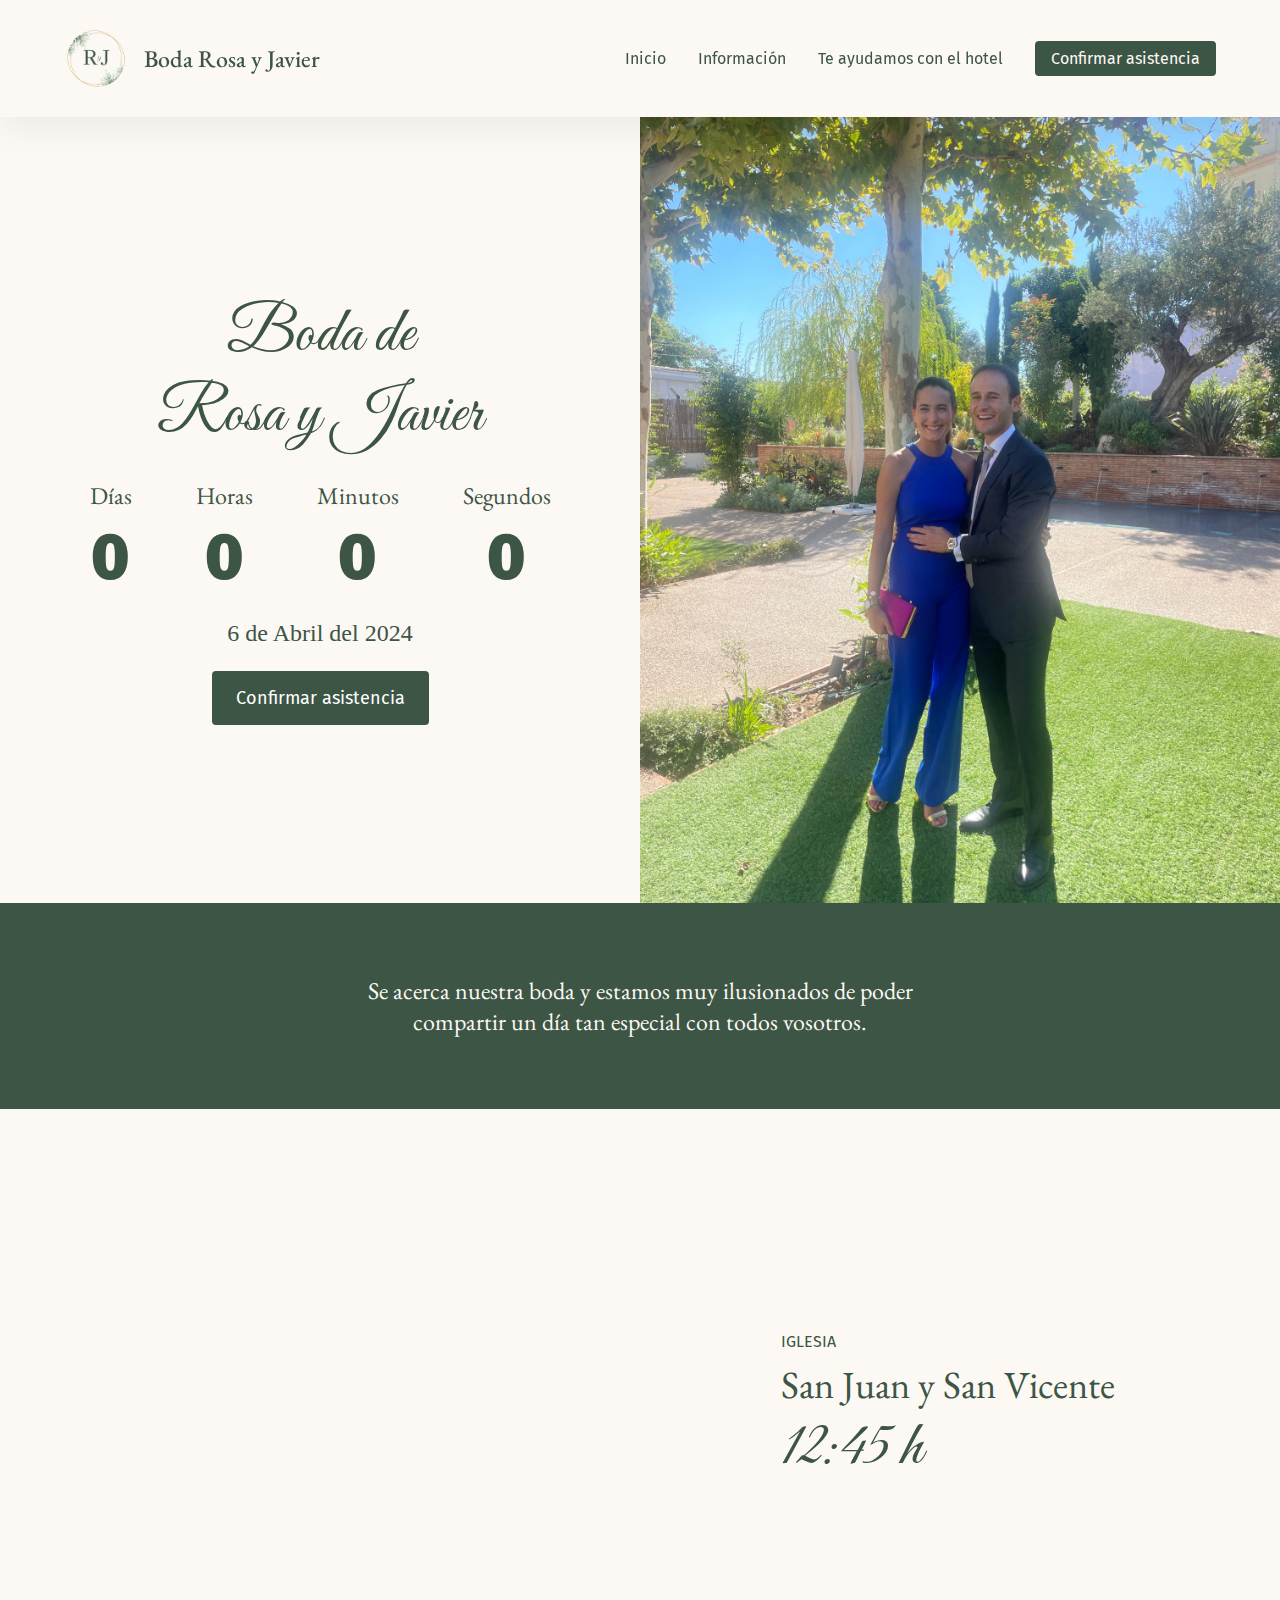
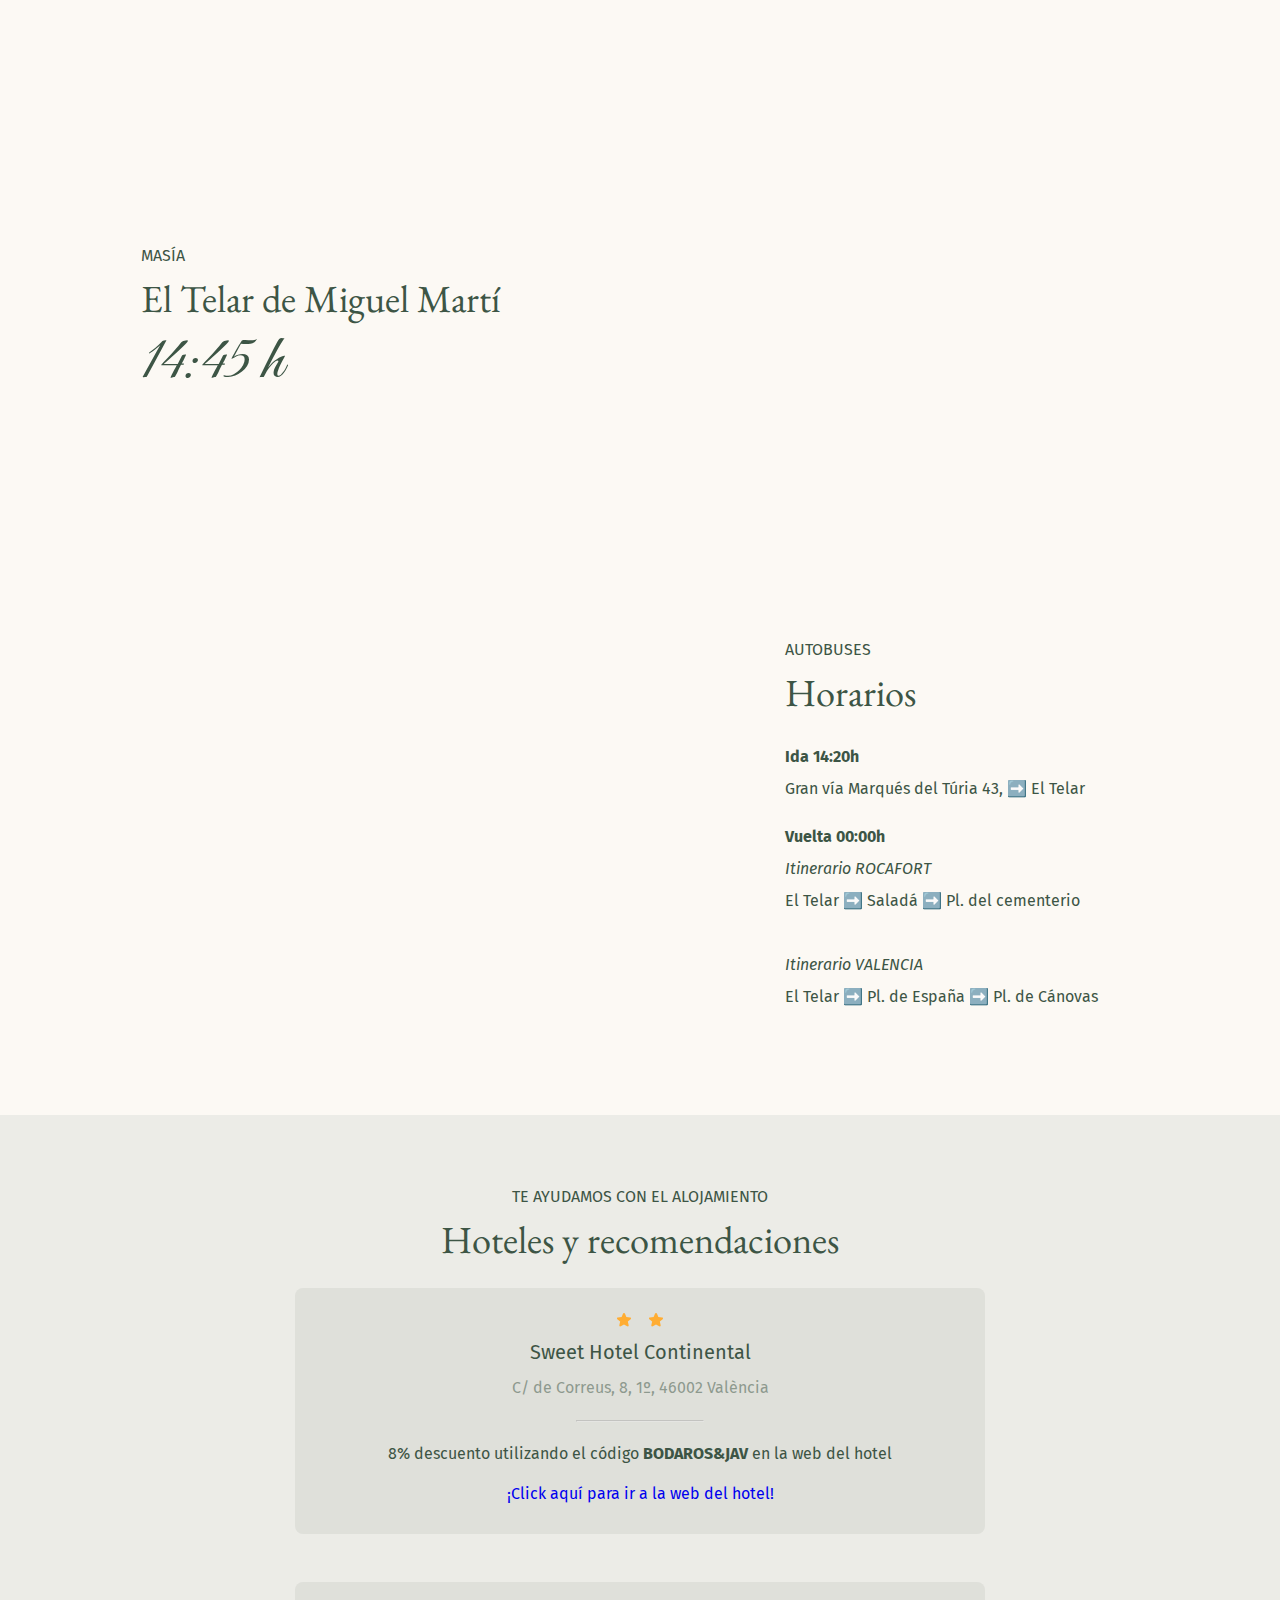
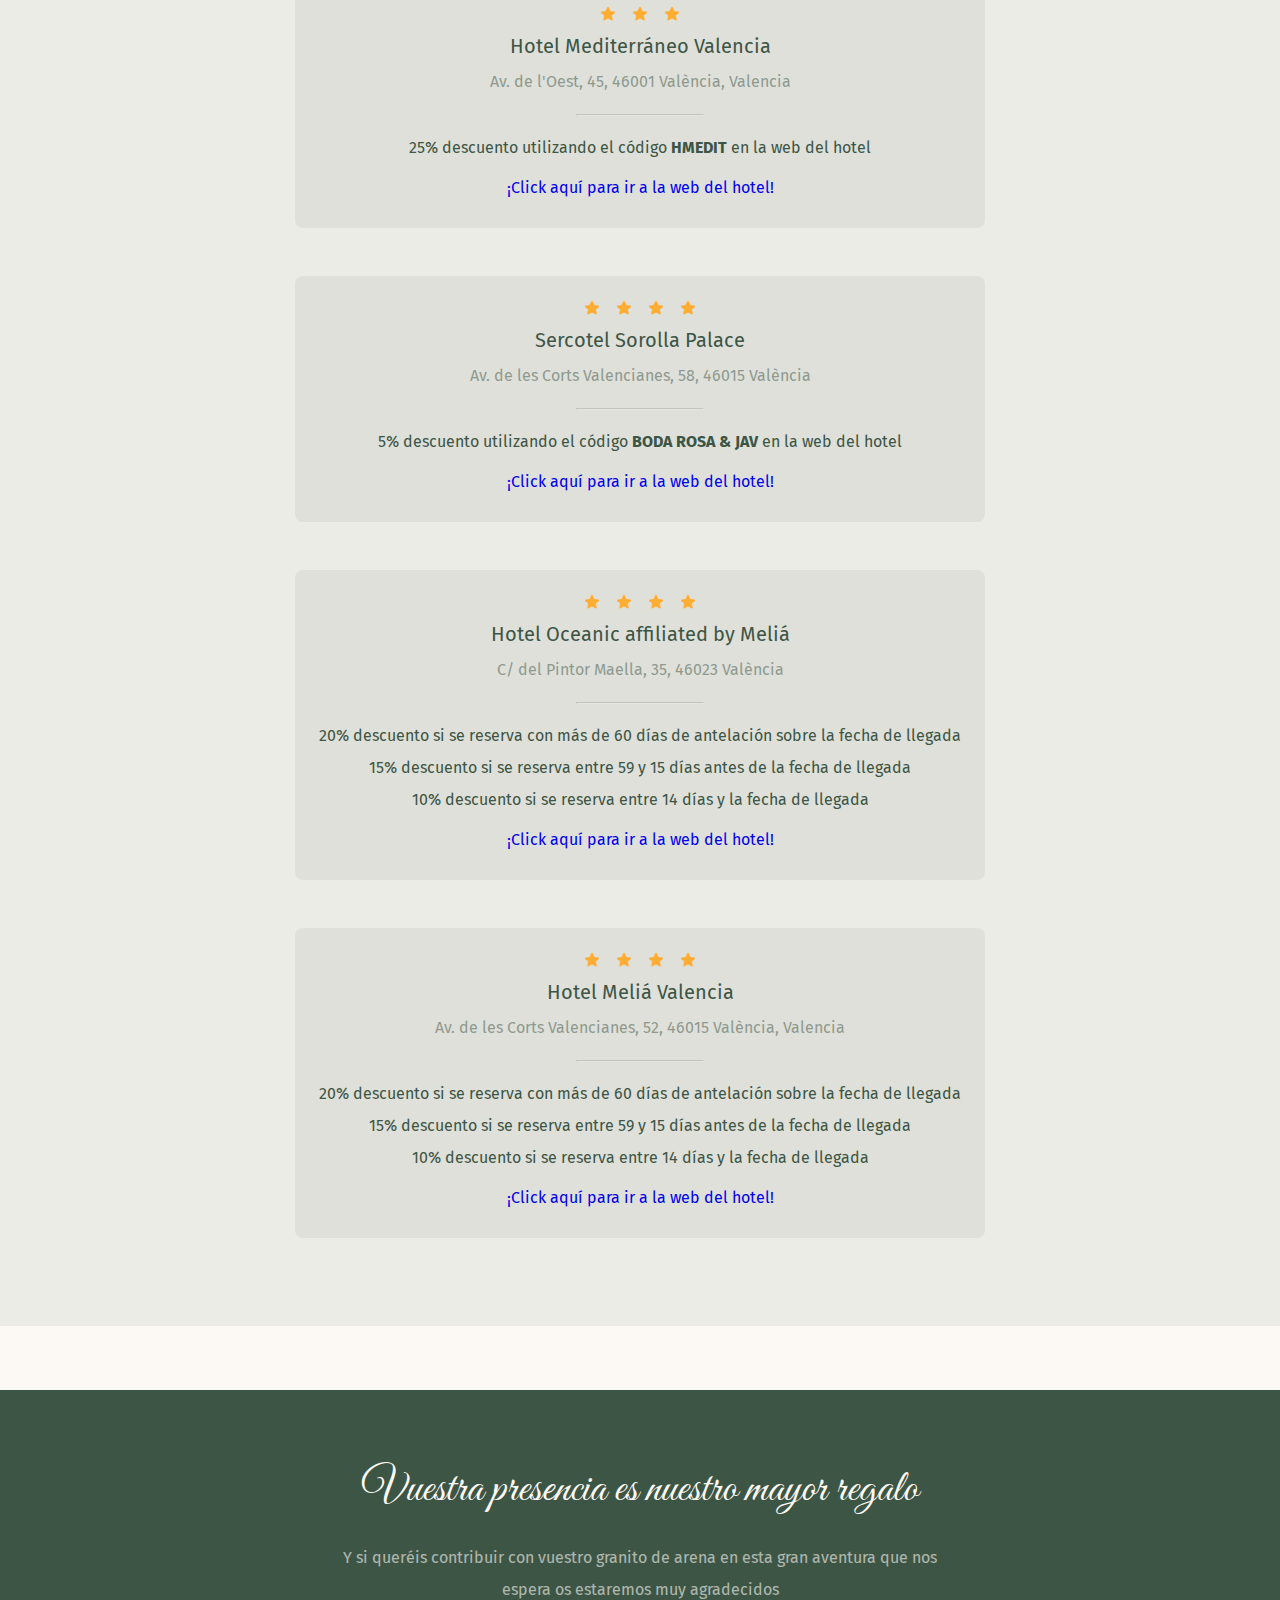
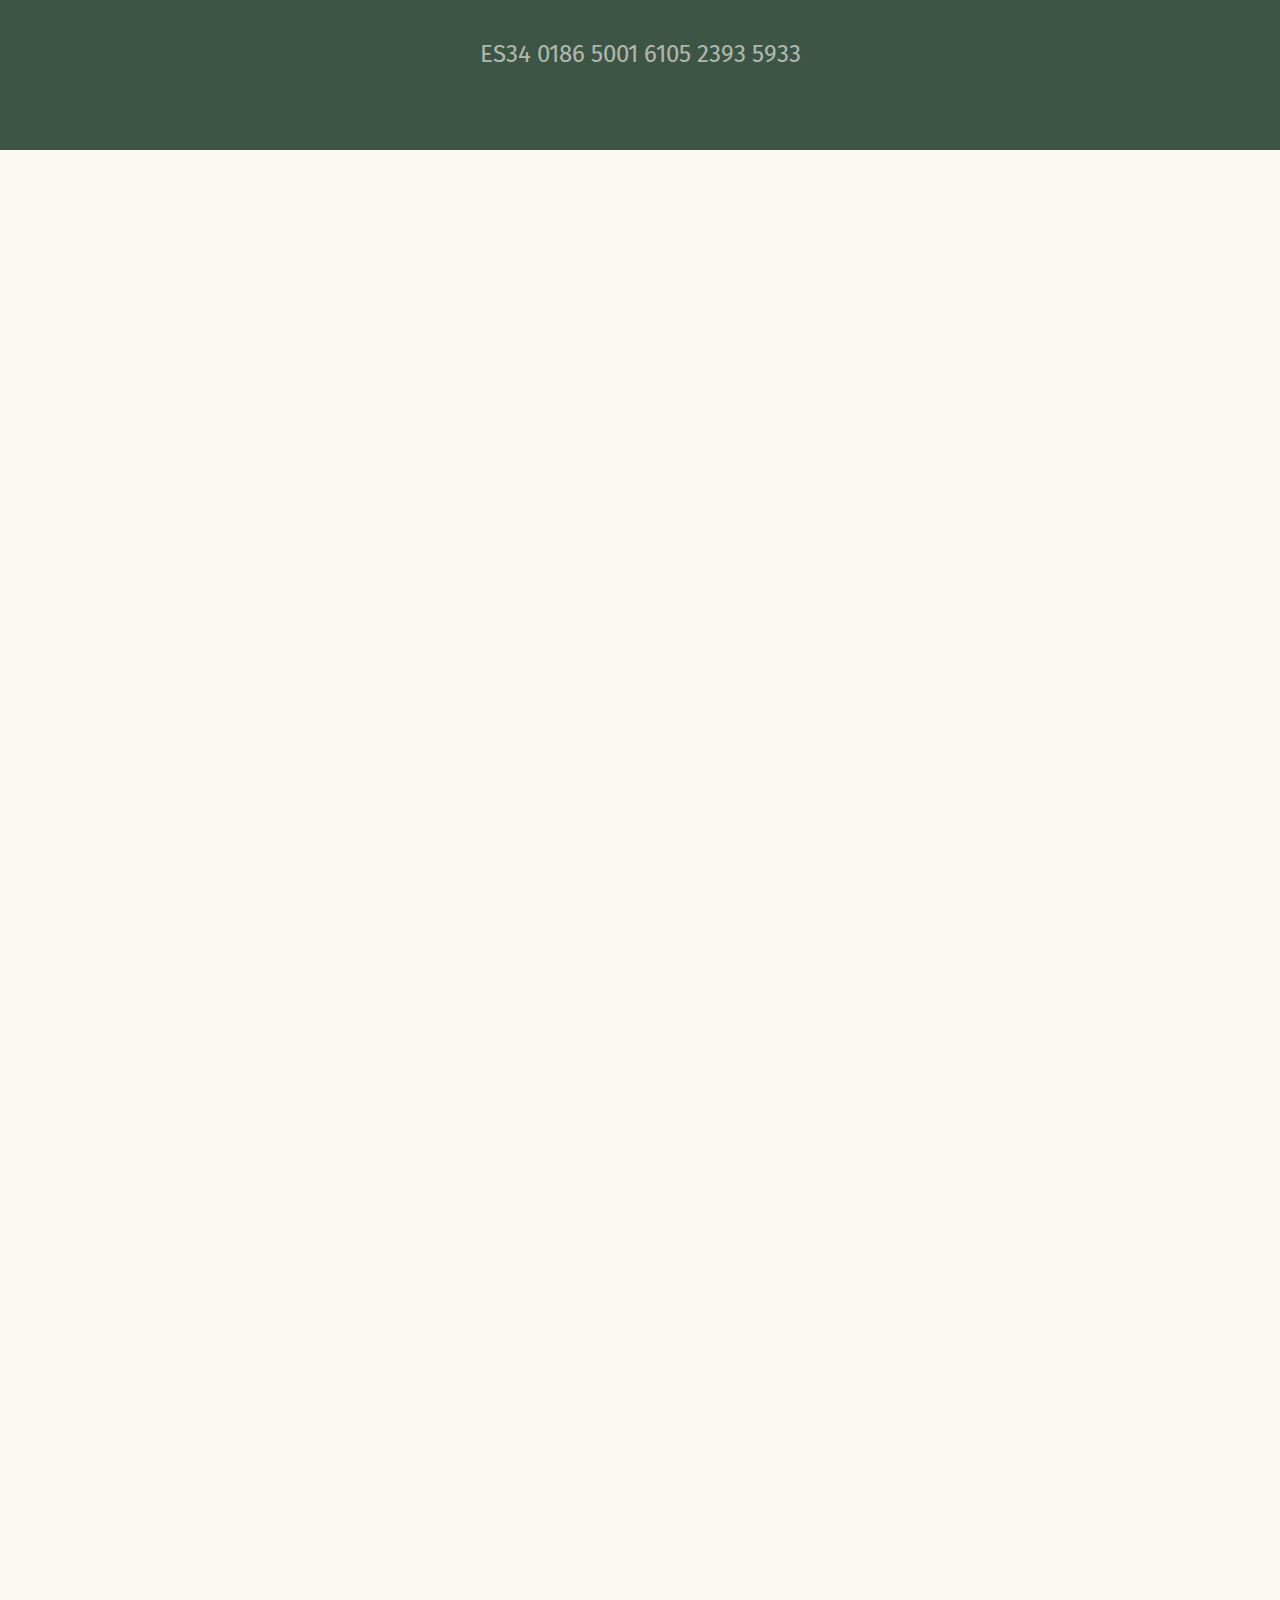
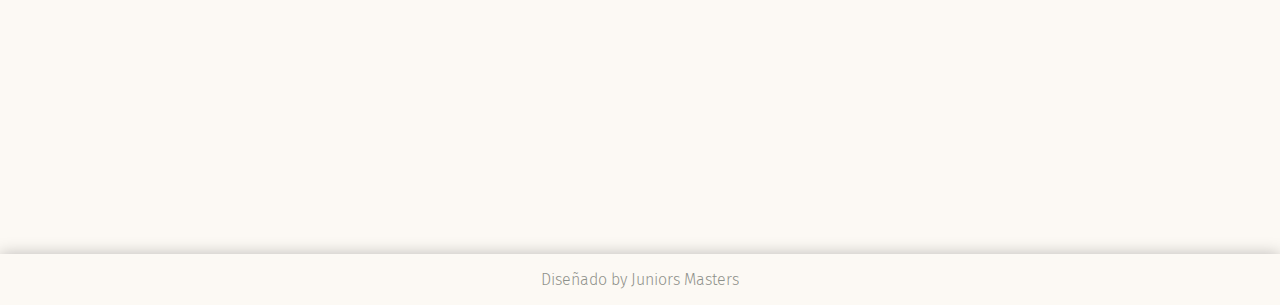
<file: index.html>
<!DOCTYPE html>
<html lang="en">
    <head>
        <meta charset="UTF-8" />
        <meta http-equiv="X-UA-Compatible" content="IE=edge" />
        <meta name="viewport" content="width=device-width, initial-scale=1.0" />

        <meta property="og:image" content="src/images/og-image.jpg" />
        <meta property="og:type" content="website" />
        <meta property="og:url" content="https://bodarosayJavier.com/" />
        <meta property="og:site_name" content="Boda de Rosa y Javier" />
        <meta property="og:title" content="Boda de Rosa y Javier 🫶🏽" />
        <meta property="og:description" content="¡Gracias por acompañarnos en este gran día!" />

        <!--  favicon -->
        <link rel="apple-touch-icon" sizes="180x180" href="/src/icons/apple-touch-icon.png">
        <link rel="icon" type="image/png" sizes="32x32" href="/src/icons/favicon-32x32.png">
        <link rel="icon" type="image/png" sizes="16x16" href="/src/icons/favicon-16x16.png">
        <link rel="manifest" href="/src/icons/site.webmanifest">
        <link rel="mask-icon" href="/src/icons/safari-pinned-tab.svg" color="#5bbad5">
        <meta name="msapplication-TileColor" content="#da532c">
        <meta name="theme-color" content="#ffffff">


        <link rel="stylesheet" href="/css/main.min.css" />
        <!-- Fuentes -->
        <link rel="preconnect" href="https://fonts.googleapis.com" />
        <link rel="preconnect" href="https://fonts.gstatic.com" crossorigin />
        <link
            href="https://fonts.googleapis.com/css2?family=Abhaya+Libre:wght@700&family=EB+Garamond:wght@400;500;700&family=Fira+Sans:wght@400;500;900&family=Petit+Formal+Script&display=swap"
            rel="stylesheet"
        />
        <link href="https://fonts.googleapis.com/css2?family=Great+Vibes&family=Parisienne&family=Pinyon+Script&display=swap" rel="stylesheet">

        <script src="https://code.jquery.com/jquery-1.9.1.min.js"></script>
        <script src="/js/main.min.js"></script>
        <title>Boda Rosa y Javier</title>
    </head>
    <body>
        <header class="o-mainHeader">
            <a class="m-headerLogo__container" href="#inicio">
                <div class="m-headerLogoContainer__img">
                    <img src="/src/images/logo-color.png" alt="" />
                </div>
                <div class="m-headerLogoContainer__name">Boda Rosa y Javier</div>
            </a>

            <div class="m-headerButton js-headerButton" aria-expanded="false">
                <span class="a-headerButton__line"></span>
                <span class="a-headerButton__line"></span>
                <span class="a-headerButton__line"></span>
            </div>

            <nav class="m-headerNav js-headerNav" data-visible="false">
                <ul class="m-headerLink__container">
                    <li class="m-headerLink__item">
                        <a href="#inicio">
                            <span class="a-headerLink__text">Inicio</span>
                        </a>
                    </li>
                    <li class="m-headerLink__item">
                        <a href="#informacion">
                            <span class="a-headerLink__text">Información</span>
                        </a>
                    </li>
                    <li class="m-headerLink__item">
                        <a href="#teAyudamos">
                            <span class="a-headerLink__text">
                                Te ayudamos con el hotel
                            </span>
                        </a>
                    </li>
                    <li class="m-headerLink__item">
                        <a href="#confirmarAsistencia">
                            <span class="a-headerLink__text">
                                Confirmar asistencia
                            </span>
                        </a>
                    </li>
                </ul>
            </nav>
        </header>

        <main>
            <div class="o-heroSection" id="inicio">
                <div class="m-heroSection__info">
                    <h1 class="a-heroTitle">
                        Boda de
                        <br />
                        Rosa y Javier
                    </h1>
                    <div class="m-countDown">
                        <ul class="m-countDown__list">
                            <li class="m-countDown__item">
                                <span class="a-countDown__label">Días</span>
                                <span
                                    class="a-countDown__number"
                                    id="days"
                                ></span>
                            </li>
                            <li class="m-countDown__item">
                                <span class="a-countDown__label">Horas</span>
                                <span
                                    class="a-countDown__number"
                                    id="hours"
                                ></span>
                            </li>
                            <li class="m-countDown__item">
                                <span class="a-countDown__label">Minutos</span>
                                <span
                                    class="a-countDown__number"
                                    id="minutes"
                                ></span>
                            </li>
                            <li class="m-countDown__item">
                                <span class="a-countDown__label">Segundos</span>
                                <span
                                    class="a-countDown__number"
                                    id="seconds"
                                ></span>
                            </li>
                        </ul>
                    </div>
                    <h2 class="a-heroSubTitle">
                        6 de Abril del 2024
                    </h2>
                    <a href="#confirmarAsistencia" class="a-button -primary">Confirmar asistencia</a>
                </div>
                <div class="m-heroSection__image">
                    <img src="/src/images/hero-section.jpg" alt="" />
                </div>
            </div>

            <div class="o-sectionContainer">
                <div class="o-welcomeSection">
                    <span>
                        Se acerca nuestra boda y estamos muy ilusionados de
                        poder compartir un día tan especial con todos vosotros.
                    </span>
                </div>

                <div class="o-infoSection" id="informacion">
                    <div class="m-infoSection__layout">
                        <div class="m-infoSection__image">
                            <iframe src="https://www.google.com/maps/embed?pb=!1m18!1m12!1m3!1d3080.0132545561437!2d-0.3731020240355431!3d39.46902927160776!2m3!1f0!2f0!3f0!3m2!1i1024!2i768!4f13.1!3m3!1m2!1s0xd6048b426c7bdf7%3A0xb4c2987071011991!2sSan%20Juan%20y%20San%20Vicente!5e0!3m2!1ses!2ses!4v1692558247012!5m2!1ses!2ses" width="600" height="450" style="border:0;" allowfullscreen="" loading="lazy" referrerpolicy="no-referrer-when-downgrade"></iframe>
                        </div>
                        <div class="m-infoSection__content">
                            <div class="m-infoSectionContent__header">
                                <span class="a-infoHeader__subtitle">
                                    Iglesia
                                </span>
                                <h2 class="a-infoHeader__title">
                                    San Juan y San Vicente
                                </h2>
                                <h2 class="a-infoHeader__hour">
                                    12:45 h
                                </h2>
                            </div>
                        </div>
                    </div>

                    <div class="m-infoSection__layout">
                        <div class="m-infoSection__image">
                            <iframe src="https://www.google.com/maps/embed?pb=!1m18!1m12!1m3!1d3078.7781830343247!2d-0.41430232403419953!3d39.49692307160224!2m3!1f0!2f0!3f0!3m2!1i1024!2i768!4f13.1!3m3!1m2!1s0xd60455086c8e975%3A0x8f26c9241fdae84b!2sEl%20Telar%20de%20Miguel%20Mart%C3%AD!5e0!3m2!1ses!2ses!4v1692558583098!5m2!1ses!2ses" width="600" height="450" style="border:0;" allowfullscreen="" loading="lazy" referrerpolicy="no-referrer-when-downgrade"></iframe>
                        </div>
                        <div class="m-infoSection__content">
                            <div class="m-infoSectionContent__header">
                                <span class="a-infoHeader__subtitle">
                                    Masía
                                </span>
                                <h2 class="a-infoHeader__title">
                                    El Telar de Miguel Martí
                                </h2>
                                <h2 class="a-infoHeader__hour">
                                    14:45 h
                                </h2>
                            </div>

                        </div>
                    </div>

                    <div class="m-infoSection__layout">
                        <div class="m-infoSection__image">
                            <iframe id="vueltaRoca" src="https://www.google.com/maps/embed?pb=!1m28!1m12!1m3!1d49245.00322237043!2d-0.4635405447710032!3d39.51871677881914!2m3!1f0!2f0!3f0!3m2!1i1024!2i768!4f13.1!4m13!3e0!4m5!1s0xd60455086c8e975%3A0x8f26c9241fdae84b!2sEl%20Telar%20de%20Miguel%20Mart%C3%AD%2C%20Plaza%20del%20Can%C3%B3nigo%2C%20n%C2%BA3%2C%2046035%20Valencia!3m2!1d39.4969231!2d-0.41172739999999997!4m5!1s0xd6044f65f4dbb3b%3A0x921270ee8670577a!2sPl.%20del%20Cementerio%2C%2046111%20Rocafort%2C%20Valencia!3m2!1d39.5409678!2d-0.4144585!5e0!3m2!1ses!2ses!4v1692560589110!5m2!1ses!2ses" width=298" height="450" style="border:0;" allowfullscreen="" loading="lazy" referrerpolicy="no-referrer-when-downgrade"></iframe>
                            <iframe src="https://www.google.com/maps/embed?pb=!1m34!1m12!1m3!1d24635.47999443291!2d-0.4095990901630685!3d39.48209108270196!2m3!1f0!2f0!3f0!3m2!1i1024!2i768!4f13.1!4m19!3e0!4m5!1s0xd60455086c8e975%3A0x8f26c9241fdae84b!2sEl%20Telar%20de%20Miguel%20Mart%C3%AD%2C%20Plaza%20del%20Can%C3%B3nigo%2C%20n%C2%BA3%2C%2046035%20Valencia!3m2!1d39.4969231!2d-0.41172739999999997!4m5!1s0xd604f49ce56d82f%3A0x3965fbe6c6a53962!2sPlaca%20de%20Espanya%2C%20Valencia!3m2!1d39.465575699999995!2d-0.38146389999999997!4m5!1s0xd6048b77b5daf95%3A0x3b072208b08f9113!2sPlaza%20de%20C%C3%A1novas%20del%20Castillo%2C%20Valencia!3m2!1d39.4684238!2d-0.3654901!5e0!3m2!1ses!2ses!4v1692562259272!5m2!1ses!2ses" width="298" height="450" style="border:0;" allowfullscreen="" loading="lazy" referrerpolicy="no-referrer-when-downgrade"></iframe>
                        </div>
                        <div class="m-infoSection__content">
                            <div class="m-infoSectionContent__header">
                                <span class="a-infoHeader__subtitle">
                                    Autobuses
                                </span>
                                <h2 class="a-infoHeader__title">
                                    Horarios
                                </h2>
                            </div>
                            <div class="m-infoSectionContent__text">
                                <p>
                                    <strong>Ida 14:20h</strong>
                                    <br>
                                    Gran vía Marqués del Túria 43, ➡️ El Telar 
                                </p>
                    
                                <p>
                                    <strong>Vuelta 00:00h</strong>
                                    <br>
                                    <i>Itinerario ROCAFORT</i>
                                    <br>

                                    El Telar ➡️ Saladá ➡️ Pl. del cementerio
                                    <br>
                                    <br>
                                    

                                    <i>Itinerario VALENCIA</i>
                                    <br>

                                    El Telar ➡️ Pl. de España ➡️ Pl. de Cánovas
                                </p>
                            </div>
                        </div>
                    </div>
                </div>

                <div class="o-hotelSection" id="teAyudamos">
                    <div class="m-infoSectionContent__header">
                        <span class="a-infoHeader__subtitle">
                            te ayudamos con el alojamiento
                        </span>
                        <h2 class="a-infoHeader__title">
                            Hoteles y recomendaciones
                        </h2>
                    </div>
                    <div class="m-infoSectionContent__text">

                        <ul class="m-hotelList">
                            <li class="m-hotelItem">
                                <svg width="48" height="16" viewBox="0 0 48 16" fill="none" xmlns="http://www.w3.org/2000/svg">
                                    <path d="M14.6555 7.14875L11.8367 9.60875L12.6811 13.2712C12.7258 13.4627 12.713 13.6631 12.6445 13.8474C12.5759 14.0316 12.4545 14.1916 12.2955 14.3072C12.1365 14.4229 11.9469 14.4891 11.7505 14.4976C11.5541 14.5061 11.3595 14.4565 11.1911 14.355L7.99673 12.4175L4.80923 14.355C4.64084 14.4565 4.44627 14.5061 4.24984 14.4976C4.05342 14.4891 3.86385 14.4229 3.70485 14.3072C3.54586 14.1916 3.42447 14.0316 3.35589 13.8474C3.2873 13.6631 3.27455 13.4627 3.31923 13.2712L4.16236 9.6125L1.34298 7.14875C1.19386 7.02014 1.08603 6.85036 1.03302 6.66071C0.980001 6.47107 0.984157 6.26999 1.04497 6.08269C1.10577 5.89539 1.22052 5.73022 1.37483 5.60788C1.52914 5.48554 1.71613 5.41149 1.91236 5.395L5.62861 5.07312L7.07923 1.61312C7.15499 1.43157 7.28276 1.27649 7.44647 1.16741C7.61018 1.05833 7.80251 1.00012 7.99923 1.00012C8.19596 1.00012 8.38828 1.05833 8.55199 1.16741C8.7157 1.27649 8.84348 1.43157 8.91923 1.61312L10.3742 5.07312L14.0892 5.395C14.2855 5.41149 14.4725 5.48554 14.6268 5.60788C14.7811 5.73022 14.8958 5.89539 14.9566 6.08269C15.0174 6.26999 15.0216 6.47107 14.9686 6.66071C14.9156 6.85036 14.8077 7.02014 14.6586 7.14875H14.6555Z" fill="#FFAD33"/>
                                    <path d="M46.6555 7.14875L43.8367 9.60875L44.6811 13.2712C44.7258 13.4627 44.713 13.6631 44.6445 13.8474C44.5759 14.0316 44.4545 14.1916 44.2955 14.3072C44.1365 14.4229 43.9469 14.4891 43.7505 14.4976C43.5541 14.5061 43.3595 14.4565 43.1911 14.355L39.9967 12.4175L36.8092 14.355C36.6408 14.4565 36.4463 14.5061 36.2498 14.4976C36.0534 14.4891 35.8639 14.4229 35.7049 14.3072C35.5459 14.1916 35.4245 14.0316 35.3559 13.8474C35.2873 13.6631 35.2746 13.4627 35.3192 13.2712L36.1624 9.6125L33.343 7.14875C33.1939 7.02014 33.086 6.85036 33.033 6.66071C32.98 6.47107 32.9842 6.26999 33.045 6.08269C33.1058 5.89539 33.2205 5.73022 33.3748 5.60788C33.5291 5.48554 33.7161 5.41149 33.9124 5.395L37.6286 5.07312L39.0792 1.61312C39.155 1.43157 39.2828 1.27649 39.4465 1.16741C39.6102 1.05833 39.8025 1.00012 39.9992 1.00012C40.196 1.00012 40.3883 1.05833 40.552 1.16741C40.7157 1.27649 40.8435 1.43157 40.9192 1.61312L42.3742 5.07312L46.0892 5.395C46.2855 5.41149 46.4725 5.48554 46.6268 5.60788C46.7811 5.73022 46.8958 5.89539 46.9566 6.08269C47.0174 6.26999 47.0216 6.47107 46.9686 6.66071C46.9156 6.85036 46.8077 7.02014 46.6586 7.14875H46.6555Z" fill="#FFAD33"/>
                                    </svg>

                                    
                                <div class="m-hotelHeader">
                                    <span class="m-hotelHeader__title">Sweet Hotel Continental</span>
                                    <span class="m-hotelHeader__address">C/ de Correus, 8, 1º, 46002 València</span>
                                </div>

                                <hr>

                                <span>8% descuento utilizando el código <strong>BODAROS&JAV</strong> en la web del hotel</span>

                                <a class="a-hotelLink" href="https://sweethotelcontinental.com/habitaciones/" target="_blank">¡Click aquí para ir a la web del hotel!</a>
                            </li>

                            <li class="m-hotelItem">

                                <svg width="80" height="16" viewBox="0 0 80 16" fill="none" xmlns="http://www.w3.org/2000/svg">
                                    <path d="M14.6555 7.14875L11.8367 9.60875L12.6811 13.2712C12.7258 13.4627 12.713 13.6631 12.6445 13.8474C12.5759 14.0316 12.4545 14.1916 12.2955 14.3072C12.1365 14.4229 11.9469 14.4891 11.7505 14.4976C11.5541 14.5061 11.3595 14.4565 11.1911 14.355L7.99673 12.4175L4.80923 14.355C4.64084 14.4565 4.44627 14.5061 4.24984 14.4976C4.05342 14.4891 3.86385 14.4229 3.70485 14.3072C3.54586 14.1916 3.42447 14.0316 3.35589 13.8474C3.2873 13.6631 3.27455 13.4627 3.31923 13.2712L4.16236 9.6125L1.34298 7.14875C1.19386 7.02014 1.08603 6.85036 1.03302 6.66071C0.980001 6.47107 0.984157 6.26999 1.04497 6.08269C1.10577 5.89539 1.22052 5.73022 1.37483 5.60788C1.52914 5.48554 1.71613 5.41149 1.91236 5.395L5.62861 5.07312L7.07923 1.61312C7.15499 1.43157 7.28276 1.27649 7.44647 1.16741C7.61018 1.05833 7.80251 1.00012 7.99923 1.00012C8.19596 1.00012 8.38828 1.05833 8.55199 1.16741C8.7157 1.27649 8.84348 1.43157 8.91923 1.61312L10.3742 5.07312L14.0892 5.395C14.2855 5.41149 14.4725 5.48554 14.6268 5.60788C14.7811 5.73022 14.8958 5.89539 14.9566 6.08269C15.0174 6.26999 15.0216 6.47107 14.9686 6.66071C14.9156 6.85036 14.8077 7.02014 14.6586 7.14875H14.6555Z" fill="#FFAD33"/>
                                    <path d="M46.6555 7.14875L43.8367 9.60875L44.6811 13.2712C44.7258 13.4627 44.713 13.6631 44.6445 13.8474C44.5759 14.0316 44.4545 14.1916 44.2955 14.3072C44.1365 14.4229 43.9469 14.4891 43.7505 14.4976C43.5541 14.5061 43.3595 14.4565 43.1911 14.355L39.9967 12.4175L36.8092 14.355C36.6408 14.4565 36.4463 14.5061 36.2498 14.4976C36.0534 14.4891 35.8639 14.4229 35.7049 14.3072C35.5459 14.1916 35.4245 14.0316 35.3559 13.8474C35.2873 13.6631 35.2746 13.4627 35.3192 13.2712L36.1624 9.6125L33.343 7.14875C33.1939 7.02014 33.086 6.85036 33.033 6.66071C32.98 6.47107 32.9842 6.26999 33.045 6.08269C33.1058 5.89539 33.2205 5.73022 33.3748 5.60788C33.5291 5.48554 33.7161 5.41149 33.9124 5.395L37.6286 5.07312L39.0792 1.61312C39.155 1.43157 39.2828 1.27649 39.4465 1.16741C39.6102 1.05833 39.8025 1.00012 39.9992 1.00012C40.196 1.00012 40.3883 1.05833 40.552 1.16741C40.7157 1.27649 40.8435 1.43157 40.9192 1.61312L42.3742 5.07312L46.0892 5.395C46.2855 5.41149 46.4725 5.48554 46.6268 5.60788C46.7811 5.73022 46.8958 5.89539 46.9566 6.08269C47.0174 6.26999 47.0216 6.47107 46.9686 6.66071C46.9156 6.85036 46.8077 7.02014 46.6586 7.14875H46.6555Z" fill="#FFAD33"/>
                                    <path d="M78.6555 7.14875L75.8367 9.60875L76.6811 13.2712C76.7258 13.4627 76.713 13.6631 76.6445 13.8474C76.5759 14.0316 76.4545 14.1916 76.2955 14.3072C76.1365 14.4229 75.9469 14.4891 75.7505 14.4976C75.5541 14.5061 75.3595 14.4565 75.1911 14.355L71.9967 12.4175L68.8092 14.355C68.6408 14.4565 68.4463 14.5061 68.2498 14.4976C68.0534 14.4891 67.8639 14.4229 67.7049 14.3072C67.5459 14.1916 67.4245 14.0316 67.3559 13.8474C67.2873 13.6631 67.2746 13.4627 67.3192 13.2712L68.1624 9.6125L65.343 7.14875C65.1939 7.02014 65.086 6.85036 65.033 6.66071C64.98 6.47107 64.9842 6.26999 65.045 6.08269C65.1058 5.89539 65.2205 5.73022 65.3748 5.60788C65.5291 5.48554 65.7161 5.41149 65.9124 5.395L69.6286 5.07312L71.0792 1.61312C71.155 1.43157 71.2828 1.27649 71.4465 1.16741C71.6102 1.05833 71.8025 1.00012 71.9992 1.00012C72.196 1.00012 72.3883 1.05833 72.552 1.16741C72.7157 1.27649 72.8435 1.43157 72.9192 1.61312L74.3742 5.07312L78.0892 5.395C78.2855 5.41149 78.4725 5.48554 78.6268 5.60788C78.7811 5.73022 78.8958 5.89539 78.9566 6.08269C79.0174 6.26999 79.0216 6.47107 78.9686 6.66071C78.9156 6.85036 78.8077 7.02014 78.6586 7.14875H78.6555Z" fill="#FFAD33"/>
                                    </svg>

                                    
                                <div class="m-hotelHeader">
                                    <span class="m-hotelHeader__title">Hotel Mediterráneo Valencia</span>
                                    <span class="m-hotelHeader__address">Av. de l'Oest, 45, 46001 València, Valencia</span>
                                </div>

                                <hr>

                                <span>25% descuento utilizando el código <strong>HMEDIT</strong> en la web del hotel</span>

                                <a class="a-hotelLink" href="https://www.hotelmediterraneovalencia.com/" target="_blank">¡Click aquí para ir a la web del hotel!</a>
                            </li>

                            <li class="m-hotelItem">
                                <svg width="112" height="16" viewBox="0 0 112 16" fill="none" xmlns="http://www.w3.org/2000/svg">
                                    <path d="M14.6555 7.14875L11.8367 9.60875L12.6811 13.2712C12.7258 13.4627 12.713 13.6631 12.6445 13.8474C12.5759 14.0316 12.4545 14.1916 12.2955 14.3072C12.1365 14.4229 11.9469 14.4891 11.7505 14.4976C11.5541 14.5061 11.3595 14.4565 11.1911 14.355L7.99673 12.4175L4.80923 14.355C4.64084 14.4565 4.44627 14.5061 4.24984 14.4976C4.05342 14.4891 3.86385 14.4229 3.70485 14.3072C3.54586 14.1916 3.42447 14.0316 3.35589 13.8474C3.2873 13.6631 3.27455 13.4627 3.31923 13.2712L4.16236 9.6125L1.34298 7.14875C1.19386 7.02014 1.08603 6.85036 1.03302 6.66071C0.980001 6.47107 0.984157 6.26999 1.04497 6.08269C1.10577 5.89539 1.22052 5.73022 1.37483 5.60788C1.52914 5.48554 1.71613 5.41149 1.91236 5.395L5.62861 5.07312L7.07923 1.61312C7.15499 1.43157 7.28276 1.27649 7.44647 1.16741C7.61018 1.05833 7.80251 1.00012 7.99923 1.00012C8.19596 1.00012 8.38828 1.05833 8.55199 1.16741C8.7157 1.27649 8.84348 1.43157 8.91923 1.61312L10.3742 5.07312L14.0892 5.395C14.2855 5.41149 14.4725 5.48554 14.6268 5.60788C14.7811 5.73022 14.8958 5.89539 14.9566 6.08269C15.0174 6.26999 15.0216 6.47107 14.9686 6.66071C14.9156 6.85036 14.8077 7.02014 14.6586 7.14875H14.6555Z" fill="#FFAD33"/>
                                    <path d="M46.6555 7.14875L43.8367 9.60875L44.6811 13.2712C44.7258 13.4627 44.713 13.6631 44.6445 13.8474C44.5759 14.0316 44.4545 14.1916 44.2955 14.3072C44.1365 14.4229 43.9469 14.4891 43.7505 14.4976C43.5541 14.5061 43.3595 14.4565 43.1911 14.355L39.9967 12.4175L36.8092 14.355C36.6408 14.4565 36.4463 14.5061 36.2498 14.4976C36.0534 14.4891 35.8639 14.4229 35.7049 14.3072C35.5459 14.1916 35.4245 14.0316 35.3559 13.8474C35.2873 13.6631 35.2746 13.4627 35.3192 13.2712L36.1624 9.6125L33.343 7.14875C33.1939 7.02014 33.086 6.85036 33.033 6.66071C32.98 6.47107 32.9842 6.26999 33.045 6.08269C33.1058 5.89539 33.2205 5.73022 33.3748 5.60788C33.5291 5.48554 33.7161 5.41149 33.9124 5.395L37.6286 5.07312L39.0792 1.61312C39.155 1.43157 39.2828 1.27649 39.4465 1.16741C39.6102 1.05833 39.8025 1.00012 39.9992 1.00012C40.196 1.00012 40.3883 1.05833 40.552 1.16741C40.7157 1.27649 40.8435 1.43157 40.9192 1.61312L42.3742 5.07312L46.0892 5.395C46.2855 5.41149 46.4725 5.48554 46.6268 5.60788C46.7811 5.73022 46.8958 5.89539 46.9566 6.08269C47.0174 6.26999 47.0216 6.47107 46.9686 6.66071C46.9156 6.85036 46.8077 7.02014 46.6586 7.14875H46.6555Z" fill="#FFAD33"/>
                                    <path d="M78.6555 7.14875L75.8367 9.60875L76.6811 13.2712C76.7258 13.4627 76.713 13.6631 76.6445 13.8474C76.5759 14.0316 76.4545 14.1916 76.2955 14.3072C76.1365 14.4229 75.9469 14.4891 75.7505 14.4976C75.5541 14.5061 75.3595 14.4565 75.1911 14.355L71.9967 12.4175L68.8092 14.355C68.6408 14.4565 68.4463 14.5061 68.2498 14.4976C68.0534 14.4891 67.8639 14.4229 67.7049 14.3072C67.5459 14.1916 67.4245 14.0316 67.3559 13.8474C67.2873 13.6631 67.2746 13.4627 67.3192 13.2712L68.1624 9.6125L65.343 7.14875C65.1939 7.02014 65.086 6.85036 65.033 6.66071C64.98 6.47107 64.9842 6.26999 65.045 6.08269C65.1058 5.89539 65.2205 5.73022 65.3748 5.60788C65.5291 5.48554 65.7161 5.41149 65.9124 5.395L69.6286 5.07312L71.0792 1.61312C71.155 1.43157 71.2828 1.27649 71.4465 1.16741C71.6102 1.05833 71.8025 1.00012 71.9992 1.00012C72.196 1.00012 72.3883 1.05833 72.552 1.16741C72.7157 1.27649 72.8435 1.43157 72.9192 1.61312L74.3742 5.07312L78.0892 5.395C78.2855 5.41149 78.4725 5.48554 78.6268 5.60788C78.7811 5.73022 78.8958 5.89539 78.9566 6.08269C79.0174 6.26999 79.0216 6.47107 78.9686 6.66071C78.9156 6.85036 78.8077 7.02014 78.6586 7.14875H78.6555Z" fill="#FFAD33"/>
                                    <path d="M110.655 7.14875L107.837 9.60875L108.681 13.2712C108.726 13.4627 108.713 13.6631 108.644 13.8474C108.576 14.0316 108.454 14.1916 108.295 14.3072C108.136 14.4229 107.947 14.4891 107.75 14.4976C107.554 14.5061 107.36 14.4565 107.191 14.355L103.997 12.4175L100.809 14.355C100.641 14.4565 100.446 14.5061 100.25 14.4976C100.053 14.4891 99.8639 14.4229 99.7049 14.3072C99.5459 14.1916 99.4245 14.0316 99.3559 13.8474C99.2873 13.6631 99.2746 13.4627 99.3192 13.2712L100.162 9.6125L97.343 7.14875C97.1939 7.02014 97.086 6.85036 97.033 6.66071C96.98 6.47107 96.9842 6.26999 97.045 6.08269C97.1058 5.89539 97.2205 5.73022 97.3748 5.60788C97.5291 5.48554 97.7161 5.41149 97.9124 5.395L101.629 5.07312L103.079 1.61312C103.155 1.43157 103.283 1.27649 103.446 1.16741C103.61 1.05833 103.803 1.00012 103.999 1.00012C104.196 1.00012 104.388 1.05833 104.552 1.16741C104.716 1.27649 104.843 1.43157 104.919 1.61312L106.374 5.07312L110.089 5.395C110.285 5.41149 110.472 5.48554 110.627 5.60788C110.781 5.73022 110.896 5.89539 110.957 6.08269C111.017 6.26999 111.022 6.47107 110.969 6.66071C110.916 6.85036 110.808 7.02014 110.659 7.14875H110.655Z" fill="#FFAD33"/>
                                    </svg>

                                <div class="m-hotelHeader">
                                    <span class="m-hotelHeader__title">Sercotel Sorolla Palace</span>
                                    <span class="m-hotelHeader__address">Av. de les Corts Valencianes, 58, 46015 València</span>
                                </div>

                                <hr>

                                <span>5% descuento utilizando el código <strong>BODA ROSA & JAV</strong> en la web del hotel</span>

                                <a class="a-hotelLink" href="https://www.sercotelhoteles.com/es" target="_blank">¡Click aquí para ir a la web del hotel!</a>
                            </li>

                            <li class="m-hotelItem">
                                <svg width="112" height="16" viewBox="0 0 112 16" fill="none" xmlns="http://www.w3.org/2000/svg">
                                    <path d="M14.6555 7.14875L11.8367 9.60875L12.6811 13.2712C12.7258 13.4627 12.713 13.6631 12.6445 13.8474C12.5759 14.0316 12.4545 14.1916 12.2955 14.3072C12.1365 14.4229 11.9469 14.4891 11.7505 14.4976C11.5541 14.5061 11.3595 14.4565 11.1911 14.355L7.99673 12.4175L4.80923 14.355C4.64084 14.4565 4.44627 14.5061 4.24984 14.4976C4.05342 14.4891 3.86385 14.4229 3.70485 14.3072C3.54586 14.1916 3.42447 14.0316 3.35589 13.8474C3.2873 13.6631 3.27455 13.4627 3.31923 13.2712L4.16236 9.6125L1.34298 7.14875C1.19386 7.02014 1.08603 6.85036 1.03302 6.66071C0.980001 6.47107 0.984157 6.26999 1.04497 6.08269C1.10577 5.89539 1.22052 5.73022 1.37483 5.60788C1.52914 5.48554 1.71613 5.41149 1.91236 5.395L5.62861 5.07312L7.07923 1.61312C7.15499 1.43157 7.28276 1.27649 7.44647 1.16741C7.61018 1.05833 7.80251 1.00012 7.99923 1.00012C8.19596 1.00012 8.38828 1.05833 8.55199 1.16741C8.7157 1.27649 8.84348 1.43157 8.91923 1.61312L10.3742 5.07312L14.0892 5.395C14.2855 5.41149 14.4725 5.48554 14.6268 5.60788C14.7811 5.73022 14.8958 5.89539 14.9566 6.08269C15.0174 6.26999 15.0216 6.47107 14.9686 6.66071C14.9156 6.85036 14.8077 7.02014 14.6586 7.14875H14.6555Z" fill="#FFAD33"/>
                                    <path d="M46.6555 7.14875L43.8367 9.60875L44.6811 13.2712C44.7258 13.4627 44.713 13.6631 44.6445 13.8474C44.5759 14.0316 44.4545 14.1916 44.2955 14.3072C44.1365 14.4229 43.9469 14.4891 43.7505 14.4976C43.5541 14.5061 43.3595 14.4565 43.1911 14.355L39.9967 12.4175L36.8092 14.355C36.6408 14.4565 36.4463 14.5061 36.2498 14.4976C36.0534 14.4891 35.8639 14.4229 35.7049 14.3072C35.5459 14.1916 35.4245 14.0316 35.3559 13.8474C35.2873 13.6631 35.2746 13.4627 35.3192 13.2712L36.1624 9.6125L33.343 7.14875C33.1939 7.02014 33.086 6.85036 33.033 6.66071C32.98 6.47107 32.9842 6.26999 33.045 6.08269C33.1058 5.89539 33.2205 5.73022 33.3748 5.60788C33.5291 5.48554 33.7161 5.41149 33.9124 5.395L37.6286 5.07312L39.0792 1.61312C39.155 1.43157 39.2828 1.27649 39.4465 1.16741C39.6102 1.05833 39.8025 1.00012 39.9992 1.00012C40.196 1.00012 40.3883 1.05833 40.552 1.16741C40.7157 1.27649 40.8435 1.43157 40.9192 1.61312L42.3742 5.07312L46.0892 5.395C46.2855 5.41149 46.4725 5.48554 46.6268 5.60788C46.7811 5.73022 46.8958 5.89539 46.9566 6.08269C47.0174 6.26999 47.0216 6.47107 46.9686 6.66071C46.9156 6.85036 46.8077 7.02014 46.6586 7.14875H46.6555Z" fill="#FFAD33"/>
                                    <path d="M78.6555 7.14875L75.8367 9.60875L76.6811 13.2712C76.7258 13.4627 76.713 13.6631 76.6445 13.8474C76.5759 14.0316 76.4545 14.1916 76.2955 14.3072C76.1365 14.4229 75.9469 14.4891 75.7505 14.4976C75.5541 14.5061 75.3595 14.4565 75.1911 14.355L71.9967 12.4175L68.8092 14.355C68.6408 14.4565 68.4463 14.5061 68.2498 14.4976C68.0534 14.4891 67.8639 14.4229 67.7049 14.3072C67.5459 14.1916 67.4245 14.0316 67.3559 13.8474C67.2873 13.6631 67.2746 13.4627 67.3192 13.2712L68.1624 9.6125L65.343 7.14875C65.1939 7.02014 65.086 6.85036 65.033 6.66071C64.98 6.47107 64.9842 6.26999 65.045 6.08269C65.1058 5.89539 65.2205 5.73022 65.3748 5.60788C65.5291 5.48554 65.7161 5.41149 65.9124 5.395L69.6286 5.07312L71.0792 1.61312C71.155 1.43157 71.2828 1.27649 71.4465 1.16741C71.6102 1.05833 71.8025 1.00012 71.9992 1.00012C72.196 1.00012 72.3883 1.05833 72.552 1.16741C72.7157 1.27649 72.8435 1.43157 72.9192 1.61312L74.3742 5.07312L78.0892 5.395C78.2855 5.41149 78.4725 5.48554 78.6268 5.60788C78.7811 5.73022 78.8958 5.89539 78.9566 6.08269C79.0174 6.26999 79.0216 6.47107 78.9686 6.66071C78.9156 6.85036 78.8077 7.02014 78.6586 7.14875H78.6555Z" fill="#FFAD33"/>
                                    <path d="M110.655 7.14875L107.837 9.60875L108.681 13.2712C108.726 13.4627 108.713 13.6631 108.644 13.8474C108.576 14.0316 108.454 14.1916 108.295 14.3072C108.136 14.4229 107.947 14.4891 107.75 14.4976C107.554 14.5061 107.36 14.4565 107.191 14.355L103.997 12.4175L100.809 14.355C100.641 14.4565 100.446 14.5061 100.25 14.4976C100.053 14.4891 99.8639 14.4229 99.7049 14.3072C99.5459 14.1916 99.4245 14.0316 99.3559 13.8474C99.2873 13.6631 99.2746 13.4627 99.3192 13.2712L100.162 9.6125L97.343 7.14875C97.1939 7.02014 97.086 6.85036 97.033 6.66071C96.98 6.47107 96.9842 6.26999 97.045 6.08269C97.1058 5.89539 97.2205 5.73022 97.3748 5.60788C97.5291 5.48554 97.7161 5.41149 97.9124 5.395L101.629 5.07312L103.079 1.61312C103.155 1.43157 103.283 1.27649 103.446 1.16741C103.61 1.05833 103.803 1.00012 103.999 1.00012C104.196 1.00012 104.388 1.05833 104.552 1.16741C104.716 1.27649 104.843 1.43157 104.919 1.61312L106.374 5.07312L110.089 5.395C110.285 5.41149 110.472 5.48554 110.627 5.60788C110.781 5.73022 110.896 5.89539 110.957 6.08269C111.017 6.26999 111.022 6.47107 110.969 6.66071C110.916 6.85036 110.808 7.02014 110.659 7.14875H110.655Z" fill="#FFAD33"/>
                                    </svg>
                                    
                                <div class="m-hotelHeader">
                                    <span class="m-hotelHeader__title">Hotel Oceanic affiliated by Meliá</span>
                                    <span class="m-hotelHeader__address">C/ del Pintor Maella, 35, 46023 València</span>
                                </div>

                                <hr>

                                <span>
                                    20% descuento si se reserva con más de 60 días de antelación sobre la fecha de llegada <br>
                                    15% descuento si se reserva entre 59 y 15 días antes de la fecha de llegada <br>
                                    10% descuento si se reserva entre 14 días y la fecha de llegada
                                </span>

                                <a class="a-hotelLink" href="https://events.melia.com/es/events/hotel-valencia-oceanic-by-melia/BODA-ROSA---JAVI" target="_blank">¡Click aquí para ir a la web del hotel!</a>
                            </li>


                            <li class="m-hotelItem">

                                <svg width="112" height="16" viewBox="0 0 112 16" fill="none" xmlns="http://www.w3.org/2000/svg">
                                    <path d="M14.6555 7.14875L11.8367 9.60875L12.6811 13.2712C12.7258 13.4627 12.713 13.6631 12.6445 13.8474C12.5759 14.0316 12.4545 14.1916 12.2955 14.3072C12.1365 14.4229 11.9469 14.4891 11.7505 14.4976C11.5541 14.5061 11.3595 14.4565 11.1911 14.355L7.99673 12.4175L4.80923 14.355C4.64084 14.4565 4.44627 14.5061 4.24984 14.4976C4.05342 14.4891 3.86385 14.4229 3.70485 14.3072C3.54586 14.1916 3.42447 14.0316 3.35589 13.8474C3.2873 13.6631 3.27455 13.4627 3.31923 13.2712L4.16236 9.6125L1.34298 7.14875C1.19386 7.02014 1.08603 6.85036 1.03302 6.66071C0.980001 6.47107 0.984157 6.26999 1.04497 6.08269C1.10577 5.89539 1.22052 5.73022 1.37483 5.60788C1.52914 5.48554 1.71613 5.41149 1.91236 5.395L5.62861 5.07312L7.07923 1.61312C7.15499 1.43157 7.28276 1.27649 7.44647 1.16741C7.61018 1.05833 7.80251 1.00012 7.99923 1.00012C8.19596 1.00012 8.38828 1.05833 8.55199 1.16741C8.7157 1.27649 8.84348 1.43157 8.91923 1.61312L10.3742 5.07312L14.0892 5.395C14.2855 5.41149 14.4725 5.48554 14.6268 5.60788C14.7811 5.73022 14.8958 5.89539 14.9566 6.08269C15.0174 6.26999 15.0216 6.47107 14.9686 6.66071C14.9156 6.85036 14.8077 7.02014 14.6586 7.14875H14.6555Z" fill="#FFAD33"/>
                                    <path d="M46.6555 7.14875L43.8367 9.60875L44.6811 13.2712C44.7258 13.4627 44.713 13.6631 44.6445 13.8474C44.5759 14.0316 44.4545 14.1916 44.2955 14.3072C44.1365 14.4229 43.9469 14.4891 43.7505 14.4976C43.5541 14.5061 43.3595 14.4565 43.1911 14.355L39.9967 12.4175L36.8092 14.355C36.6408 14.4565 36.4463 14.5061 36.2498 14.4976C36.0534 14.4891 35.8639 14.4229 35.7049 14.3072C35.5459 14.1916 35.4245 14.0316 35.3559 13.8474C35.2873 13.6631 35.2746 13.4627 35.3192 13.2712L36.1624 9.6125L33.343 7.14875C33.1939 7.02014 33.086 6.85036 33.033 6.66071C32.98 6.47107 32.9842 6.26999 33.045 6.08269C33.1058 5.89539 33.2205 5.73022 33.3748 5.60788C33.5291 5.48554 33.7161 5.41149 33.9124 5.395L37.6286 5.07312L39.0792 1.61312C39.155 1.43157 39.2828 1.27649 39.4465 1.16741C39.6102 1.05833 39.8025 1.00012 39.9992 1.00012C40.196 1.00012 40.3883 1.05833 40.552 1.16741C40.7157 1.27649 40.8435 1.43157 40.9192 1.61312L42.3742 5.07312L46.0892 5.395C46.2855 5.41149 46.4725 5.48554 46.6268 5.60788C46.7811 5.73022 46.8958 5.89539 46.9566 6.08269C47.0174 6.26999 47.0216 6.47107 46.9686 6.66071C46.9156 6.85036 46.8077 7.02014 46.6586 7.14875H46.6555Z" fill="#FFAD33"/>
                                    <path d="M78.6555 7.14875L75.8367 9.60875L76.6811 13.2712C76.7258 13.4627 76.713 13.6631 76.6445 13.8474C76.5759 14.0316 76.4545 14.1916 76.2955 14.3072C76.1365 14.4229 75.9469 14.4891 75.7505 14.4976C75.5541 14.5061 75.3595 14.4565 75.1911 14.355L71.9967 12.4175L68.8092 14.355C68.6408 14.4565 68.4463 14.5061 68.2498 14.4976C68.0534 14.4891 67.8639 14.4229 67.7049 14.3072C67.5459 14.1916 67.4245 14.0316 67.3559 13.8474C67.2873 13.6631 67.2746 13.4627 67.3192 13.2712L68.1624 9.6125L65.343 7.14875C65.1939 7.02014 65.086 6.85036 65.033 6.66071C64.98 6.47107 64.9842 6.26999 65.045 6.08269C65.1058 5.89539 65.2205 5.73022 65.3748 5.60788C65.5291 5.48554 65.7161 5.41149 65.9124 5.395L69.6286 5.07312L71.0792 1.61312C71.155 1.43157 71.2828 1.27649 71.4465 1.16741C71.6102 1.05833 71.8025 1.00012 71.9992 1.00012C72.196 1.00012 72.3883 1.05833 72.552 1.16741C72.7157 1.27649 72.8435 1.43157 72.9192 1.61312L74.3742 5.07312L78.0892 5.395C78.2855 5.41149 78.4725 5.48554 78.6268 5.60788C78.7811 5.73022 78.8958 5.89539 78.9566 6.08269C79.0174 6.26999 79.0216 6.47107 78.9686 6.66071C78.9156 6.85036 78.8077 7.02014 78.6586 7.14875H78.6555Z" fill="#FFAD33"/>
                                    <path d="M110.655 7.14875L107.837 9.60875L108.681 13.2712C108.726 13.4627 108.713 13.6631 108.644 13.8474C108.576 14.0316 108.454 14.1916 108.295 14.3072C108.136 14.4229 107.947 14.4891 107.75 14.4976C107.554 14.5061 107.36 14.4565 107.191 14.355L103.997 12.4175L100.809 14.355C100.641 14.4565 100.446 14.5061 100.25 14.4976C100.053 14.4891 99.8639 14.4229 99.7049 14.3072C99.5459 14.1916 99.4245 14.0316 99.3559 13.8474C99.2873 13.6631 99.2746 13.4627 99.3192 13.2712L100.162 9.6125L97.343 7.14875C97.1939 7.02014 97.086 6.85036 97.033 6.66071C96.98 6.47107 96.9842 6.26999 97.045 6.08269C97.1058 5.89539 97.2205 5.73022 97.3748 5.60788C97.5291 5.48554 97.7161 5.41149 97.9124 5.395L101.629 5.07312L103.079 1.61312C103.155 1.43157 103.283 1.27649 103.446 1.16741C103.61 1.05833 103.803 1.00012 103.999 1.00012C104.196 1.00012 104.388 1.05833 104.552 1.16741C104.716 1.27649 104.843 1.43157 104.919 1.61312L106.374 5.07312L110.089 5.395C110.285 5.41149 110.472 5.48554 110.627 5.60788C110.781 5.73022 110.896 5.89539 110.957 6.08269C111.017 6.26999 111.022 6.47107 110.969 6.66071C110.916 6.85036 110.808 7.02014 110.659 7.14875H110.655Z" fill="#FFAD33"/>
                                    </svg>
                                    

                                <div class="m-hotelHeader">
                                    <span class="m-hotelHeader__title">Hotel Meliá Valencia</span>
                                    <span class="m-hotelHeader__address">Av. de les Corts Valencianes, 52, 46015 València, Valencia</span>
                                </div>

                                <hr>
                                    

                                <span>
                                    20% descuento si se reserva con más de 60 días de antelación sobre la fecha de llegada <br>
                                    15% descuento si se reserva entre 59 y 15 días antes de la fecha de llegada <br>
                                    10% descuento si se reserva entre 14 días y la fecha de llegada
                                </span>

                                <a class="a-hotelLink" href="https://events.melia.com/es/events/melia-valencia/BODA-ROSA---JAVI" target="_blank">¡Click aquí para ir a la web del hotel!</a>
                            </li>



                        </ul>
                    </div>
                </div>

                <div class="o-welcomeSection -transefer">
                    <span>
                        Vuestra presencia es nuestro mayor regalo
                    </span>
                    <span>
                        Y si queréis contribuir con vuestro granito de arena 
                        en esta gran aventura que nos espera os estaremos muy agradecidos
                    </span>
                    <span class="a-transferNumber">
                        ES34 0186 5001 6105 2393 5933
                    </span>
                </div>

                <div class="o-formSection" id="confirmarAsistencia">
                    <iframe src="https://docs.google.com/forms/d/e/1FAIpQLSfeQF59XCASL6gB4eI9jChQj5yzjyG7du4d6PFJ3pWYVBDKQw/viewform?embedded=true" width="640" height="3000" frameborder="0" marginheight="0" marginwidth="0">Cargando…</iframe>                
                </div>
            </div>
        </main>

        <footer class="o-mainFooter">
            <span class="a-mainFooter__text">Diseñado by Juniors Masters</span>
        </footer>
    </body>
</html>
</file>
<file: css/main.min.css>
:root{--mainColor:#3d5545;--mainBackground:#FCF9F4}html{font-size:1px;background-color:#fcf9f4;scroll-behavior:smooth;scroll-padding-top:120rem}:where(*){position:relative;box-sizing:border-box;z-index:1}:where(img){width:100%;height:100%;object-fit:contain}body{font-size:16rem;margin:0;box-sizing:border-box}a{text-decoration:none}.a-button{padding:16px 24px;border-radius:4px;font-family:'Fira Sans';font-style:normal;font-weight:400;font-size:clamp(14rem,3vw,18rem)}.a-button.-primary{background-color:var(--mainColor);color:white}.o-mainHeader{display:flex;flex-direction:row;justify-content:space-between;align-items:center;position:sticky;top:0;background-color:#fcf9f4;box-shadow:0 14.2579px 28.5158px rgba(0,0,0,.05);padding:25rem 64rem;z-index:2}.m-headerLogo__container{display:flex;flex-direction:row;gap:16rem;align-items:center;justify-content:center}.m-headerLogoContainer__img{display:flex;width:64rem}.m-headerLogoContainer__name{font-family:'EB Garamond';font-weight:500;font-size:24rem;color:var(--mainColor)}.m-headerLink__container{display:flex;flex-direction:row;justify-content:center;align-items:center;gap:32rem;list-style:none}.a-headerLink__text{font-family:'Fira Sans';font-weight:400;font-size:16rem;color:var(--mainColor)}.m-headerLink__item{text-decoration:none;cursor:pointer}.m-headerLink__item:last-child{padding:8px 16px;background-color:var(--mainColor);border-radius:4px;color:white}.m-headerLink__item:last-child .a-headerLink__text{color:var(--mainBackground)}.m-headerButton{position:relative;display:flex;flex-direction:column;justify-content:center;align-items:flex-end;width:32rem;height:32rem;gap:4rem;z-index:999;cursor:pointer}.o-heroSection{display:flex;flex-direction:row;height:calc(100vh - 114rem)}.m-heroSection__info{flex:1;display:flex;flex-direction:column;align-items:center;justify-content:center;gap:24rem}.a-heroTitle{font-family:'Great Vibes',cursive;font-size:clamp(32rem,5vw,90rem);text-align:center;color:var(--mainColor);margin:0;font-weight:400}.a-heroSubTitle{font-size:clamp(18rem,5vw,24rem);text-align:center;color:var(--mainColor);margin:0;font-weight:400}.m-heroSection__image{flex:1;height:100%;overflow:hidden}.m-heroSection__image img{object-fit:cover;object-position:70% center}.m-countDown{display:flex;justify-content:center;align-items:center}.m-countDown__list{display:flex;flex-direction:row;gap:64rem;margin:0;padding:0 16rem}.m-countDown__item{display:flex;flex-direction:column;align-items:center;gap:8rem}.a-countDown__label{font-family:'EB Garamond';font-weight:400;font-size:clamp(14rem,5vw,24rem);color:var(--mainColor)}.a-countDown__number{font-family:'Fira Sans';font-weight:900;font-size:clamp(24rem,5vw,64rem);color:var(--mainColor)}.o-sectionContainer{display:flex;flex-direction:column;align-items:center;padding:0;gap:64px}.o-welcomeSection{padding:72rem 0;background-color:var(--mainColor);width:100%;display:flex;justify-content:center;align-items:center}.o-welcomeSection span{color:var(--mainBackground);text-align:center;font-family:'EB Garamond',serif;font-size:24rem;font-style:normal;font-weight:400;line-height:normal;max-width:600rem}.o-infoSection{display:flex;flex-direction:column;gap:64rem}.m-infoSection__layout{display:flex;flex-direction:row;gap:40rem}.m-infoSection__layout:nth-child(even){flex-direction:row-reverse}.m-infoSection__content{max-width:540rem;margin-top:16rem;flex:1;display:flex;justify-content:center;flex-direction:column}.m-infoSectionContent__text{max-width:600rem;color:#3D5545;font-family:Fira Sans;font-size:16px;font-style:normal;font-weight:400;line-height:200%}.a-infoHeader__subtitle{color:var(--mainColor);font-family:Fira Sans;font-size:16px;font-style:normal;font-weight:400;line-height:normal;text-transform:uppercase}.a-infoHeader__title{color:var(--mainColor);font-family:EB Garamond;font-size:clamp(32px,3vw,48px);;font-style:normal;font-weight:400;line-height:normal;margin:8rem 0}.a-infoHeader__hour{color:var(--mainColor);font-family:'Great Vibes',cursive;font-size:64px;font-style:normal;font-weight:400;line-height:1;margin:0}.m-infoSection__image{display:flex;flex-direction:column}.m-infoSection__image{display:flex;flex-direction:row;gap:8rem}#vueltaRoca::after{content:"Vuelta a Rocafor";background-color:var(--mainColor);padding:8rem 16rem}.o-hotelSection{padding:72rem 16rem;background-color:#ECECE7;width:100%;display:flex;flex-direction:column;justify-content:center;align-items:center}.o-welcomeSection span{color:var(--mainBackground);text-align:center;font-family:'EB Garamond',serif;font-size:24rem;font-style:normal;font-weight:400;line-height:normal;max-width:600rem}.o-formSection{padding:32rem;border-radius:15rem;margin:0 auto}.o-formSection iframe{height:1500px}.o-hotelSection .m-infoSectionContent__header{display:flex;flex-direction:column;justify-content:center;align-items:center}.o-hotelSection .m-infoSectionContent__text{max-width:700rem}.m-hotelList{display:flex;flex-direction:column;gap:48rem;padding:0}.m-hotelItem{display:flex;flex-direction:column;gap:8rem;justify-content:center;align-items:center;text-align:center;width:100%;background-color:#1c292210;padding:24rem;border-radius:8rem}.m-hotelItem hr{width:20%;opacity:.4}.m-hotelHeader{display:flex;flex-direction:column;gap:4rem;text-align:center}.m-hotelHeader__title{font-size:20rem}.m-hotelHeader__address{opacity:.5}.o-welcomeSection.-transefer{flex-direction:column;gap:24rem}.o-welcomeSection.-transefer span:nth-child(1){font-family:'Great Vibes',cursive;font-size:clamp(32rem,5vw,45rem)}.o-welcomeSection.-transefer span:nth-child(2){font-family:Fira Sans;font-size:16px;font-style:normal;font-weight:400;line-height:200%;opacity:.6}.o-welcomeSection.-transefer span:nth-child(3){font-family:Fira Sans;font-size:24px;font-style:normal;font-weight:400;line-height:200%;opacity:.6}.o-mainFooter{display:flex;flex-direction:row;align-items:center;justify-content:center;margin-top:72rem;padding:16rem 0;background:#fcf9f4;box-shadow:0 0 15px rgba(0,0,0,.25);z-index:0}.a-mainFooter__text{display:flex;align-items:center;justify-content:center;font-family:"Fira Sans";font-style:normal;font-weight:300;font-size:16px;color:#1c2922;opacity:.5}#ff-compose div{width:100%}@media (max-width:720px){html{scroll-padding-top:0}.o-mainHeader{padding:24rem}.m-headerNav{position:fixed;inset:0 0 0 30%;background-color:var(--mainColor);transform:translateX(100%);transition:transform ease .5s}.m-headerNav[data-visible="true"]{transform:translateX(0%)}.m-headerLink__container{padding:32rem;flex-direction:column;align-items:flex-start}.m-headerButton span{background-color:var(--mainBackground);border-radius:10px;height:3px;transform-origin:center center;transition:.4s cubic-bezier(.68,-.6,.32,1.6)}.m-headerButton[aria-expanded="false"] span{background-color:var(--mainColor)}.o-welcomeSection{padding:32rem 16rem}.o-welcomeSection span{font-size:16rem}.a-headerLink__text{color:var(--mainBackground)}.a-headerButton__line:nth-of-type(1){width:50%}.a-headerButton__line:nth-of-type(2){width:100%}.a-headerButton__line:nth-of-type(3){width:75%}.m-headerButton[aria-expanded="true"] span:nth-of-type(1){width:80%;transform:rotatez(45deg);position:absolute}.m-headerButton[aria-expanded="true"] span:nth-of-type(2){width:0}.m-headerButton[aria-expanded="true"] span:nth-of-type(3){width:80%;transform:rotatez(-45deg);position:absolute}.o-heroSection{flex-direction:column}.m-heroSection__info{gap:48rem;padding:32rem}.m-countDown__list{flex-wrap:wrap;gap:0;row-gap:16rem;column-gap:32rem;justify-content:center}.m-countDown__item:nth-child(1){width:100%}.m-countDown__item:nth-child(1) .a-countDown__number{font-size:64rem}.m-infoSection__layout{flex-direction:column-reverse!important;gap:32rem;padding:16rem}.m-infoSection__image{flex-direction:column}iframe{width:100%}.o-formSection{padding:0;margin:0;width:100%}.o-formSection iframe{height:2000px}.m-heroSection__image img{object-position:70% 35%}}
</file>
